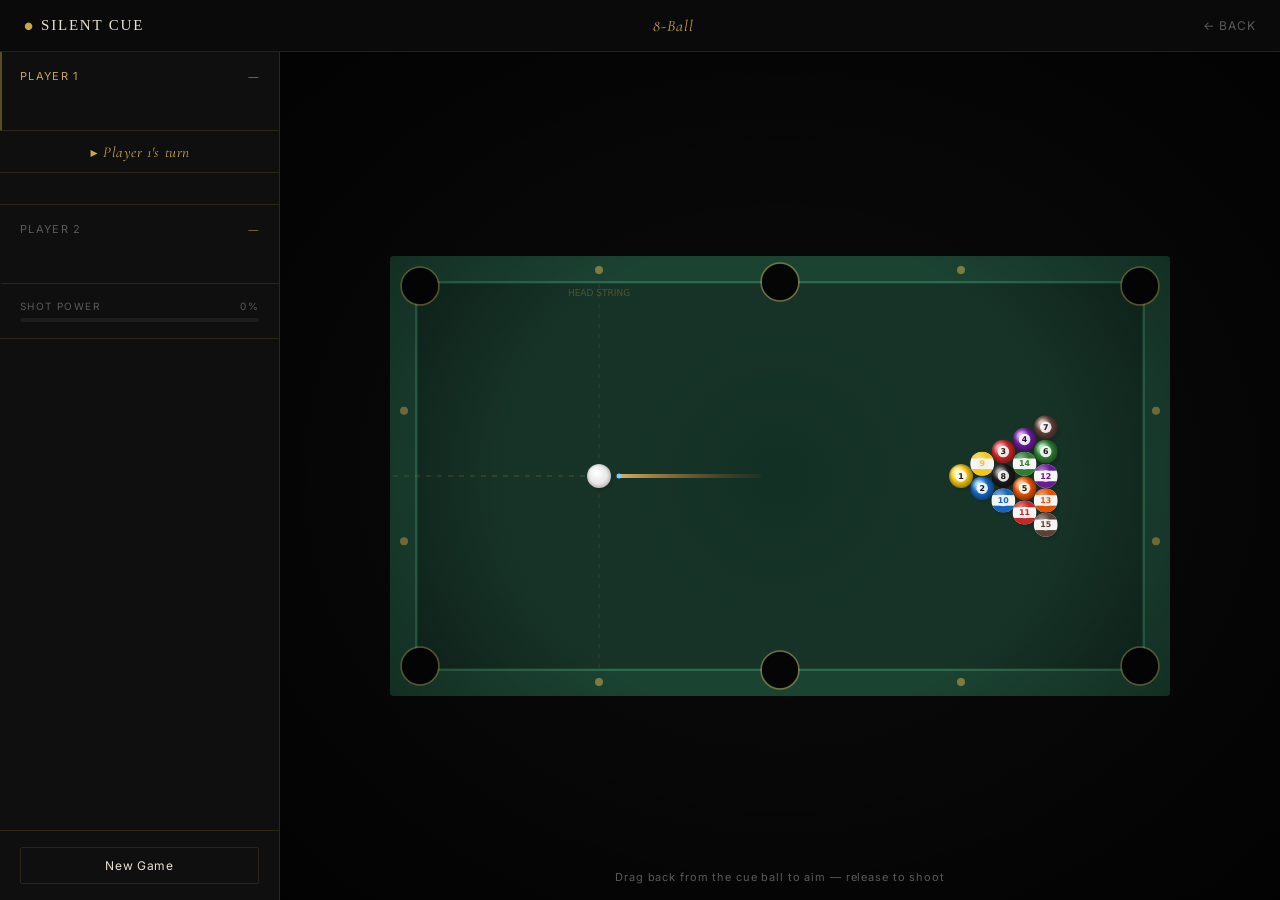
<file: index.html>
<!DOCTYPE html>
<html lang="en">
<head>
  <meta charset="UTF-8" />
  <meta name="viewport" content="width=device-width, initial-scale=1.0" />
  <title>8-Ball Pool — Silent Cue</title>
  <meta name="description" content="Two-player 8-ball pool. Real physics, real rules." />
  <link rel="preconnect" href="https://fonts.googleapis.com" />
  <link href="https://fonts.googleapis.com/css2?family=Cormorant+Garamond:ital,wght@0,300;0,400;1,300;1,400&family=Inter:wght@300;400;500&display=swap" rel="stylesheet" />
  <style>
    /* ── Reset & Base ─────────────────────────────────────────────────── */
    *, *::before, *::after { box-sizing: border-box; margin: 0; padding: 0; }

    :root {
      --bg:           #080808;
      --felt:         #0D2B1F;
      --rail:         #1B4332;
      --cushion:      #2D6A4F;
      --gold:         #C9A84C;
      --gold-dim:     rgba(201,168,76,0.15);
      --gold-mid:     rgba(201,168,76,0.4);
      --ivory:        #E8E0D0;
      --smoke:        #5A5A5A;
      --panel-bg:     #0F0F0F;
      --panel-border: rgba(201,168,76,0.15);
    }

    html, body {
      height: 100%;
      background: var(--bg);
      color: var(--ivory);
      font-family: Inter, system-ui, sans-serif;
      overflow: hidden;
    }

    /* ── Top Bar ─────────────────────────────────────────────────────── */
    #topbar {
      display: flex;
      align-items: center;
      justify-content: space-between;
      height: 52px;
      padding: 0 24px;
      background: #0a0a0a;
      border-bottom: 1px solid var(--panel-border);
      flex-shrink: 0;
      z-index: 10;
    }
    #topbar .logo {
      display: flex;
      align-items: center;
      gap: 8px;
      text-decoration: none;
      color: var(--ivory);
    }
    #topbar .logo-dot  { color: var(--gold); font-size: 10px; }
    #topbar .logo-text {
      font-family: Georgia, serif;
      font-size: 15px;
      letter-spacing: 0.12em;
      text-transform: uppercase;
      color: var(--ivory);
    }
    #topbar .lesson-title {
      font-family: 'Cormorant Garamond', Georgia, serif;
      font-style: italic;
      font-size: 16px;
      color: var(--gold);
      letter-spacing: 0.06em;
    }
    #topbar .exit-link {
      font-size: 12px;
      color: var(--smoke);
      text-decoration: none;
      letter-spacing: 0.08em;
      text-transform: uppercase;
      transition: color 0.2s;
    }
    #topbar .exit-link:hover { color: var(--gold); }

    /* ── Main Layout ──────────────────────────────────────────────────── */
    #app {
      display: flex;
      height: calc(100vh - 52px);
      overflow: hidden;
    }

    /* ── Left Panel ───────────────────────────────────────────────────── */
    #panel {
      width: 280px;
      flex-shrink: 0;
      background: var(--panel-bg);
      border-right: 1px solid var(--panel-border);
      display: flex;
      flex-direction: column;
      overflow: hidden;
    }

    /* Player sections */
    .player-section {
      padding: 16px 20px;
      border-bottom: 1px solid var(--panel-border);
      transition: border-left 0.2s;
    }
    .player-section.active {
      border-left: 2px solid rgba(201,168,76,0.4);
      padding-left: 18px;
    }
    .player-section:not(.active) {
      border-left: 2px solid transparent;
      padding-left: 18px;
    }
    .player-header {
      display: flex;
      justify-content: space-between;
      align-items: center;
      margin-bottom: 10px;
    }
    .player-label {
      font-size: 11px;
      letter-spacing: 0.12em;
      text-transform: uppercase;
      color: var(--smoke);
    }
    .player-section.active .player-label {
      color: var(--gold);
    }
    .player-group {
      font-family: 'Cormorant Garamond', Georgia, serif;
      font-style: italic;
      font-size: 13px;
      color: var(--gold);
    }
    .player-balls {
      display: flex;
      flex-wrap: wrap;
      gap: 4px;
      min-height: 20px;
    }
    .ball-dot {
      width: 18px;
      height: 18px;
      border-radius: 50%;
      display: inline-flex;
      align-items: center;
      justify-content: center;
      font-size: 8px;
      font-weight: 700;
      color: #fff;
      transition: opacity 0.3s;
      position: relative;
      overflow: hidden;
    }
    .ball-dot.sunk {
      opacity: 0.18;
    }
    /* stripe overlay for stripe balls */
    .ball-dot .stripe-band {
      position: absolute;
      left: 0; right: 0;
      top: 0; height: 40%;
      background: rgba(255,255,255,0.65);
      pointer-events: none;
    }

    /* Turn banner */
    .turn-banner {
      padding: 10px 20px;
      font-family: 'Cormorant Garamond', Georgia, serif;
      font-style: italic;
      font-size: 15px;
      color: var(--gold);
      text-align: center;
      letter-spacing: 0.04em;
      border-bottom: 1px solid var(--panel-border);
      min-height: 42px;
      display: flex;
      align-items: center;
      justify-content: center;
    }

    /* Status message */
    #status-msg {
      padding: 8px 20px;
      font-size: 11px;
      color: var(--smoke);
      text-align: center;
      min-height: 32px;
      border-bottom: 1px solid var(--panel-border);
      letter-spacing: 0.04em;
      display: flex;
      align-items: center;
      justify-content: center;
    }

    .divider {
      height: 1px;
      background: var(--panel-border);
      flex-shrink: 0;
    }

    /* Power bar */
    #power-section {
      display: flex;
      flex-direction: column;
      gap: 6px;
      padding: 16px 20px;
      border-bottom: 1px solid var(--panel-border);
    }
    #power-label {
      font-size: 10px;
      letter-spacing: 0.14em;
      text-transform: uppercase;
      color: var(--smoke);
      display: flex;
      justify-content: space-between;
    }
    #power-track {
      height: 4px;
      background: rgba(255,255,255,0.06);
      border-radius: 2px;
      overflow: hidden;
    }
    #power-fill {
      height: 100%;
      width: 0%;
      background: linear-gradient(90deg, var(--gold) 0%, #f0c060 100%);
      border-radius: 2px;
      transition: width 0.04s linear;
    }

    /* Controls */
    #controls {
      display: flex;
      gap: 8px;
      padding: 16px 20px;
      border-top: 1px solid var(--panel-border);
      flex-shrink: 0;
      margin-top: auto;
    }
    .btn {
      flex: 1;
      padding: 10px 8px;
      border: 1px solid var(--panel-border);
      background: none;
      color: var(--ivory);
      font-family: Inter, system-ui, sans-serif;
      font-size: 12px;
      letter-spacing: 0.06em;
      cursor: pointer;
      transition: all 0.2s;
      border-radius: 2px;
    }
    .btn:hover { border-color: var(--gold); color: var(--gold); }

    /* ── Canvas Area ──────────────────────────────────────────────────── */
    #canvas-area {
      flex: 1;
      display: flex;
      align-items: center;
      justify-content: center;
      background: var(--bg);
      position: relative;
      overflow: hidden;
    }
    #canvas-area::before {
      content: '';
      position: absolute;
      inset: 0;
      background: radial-gradient(ellipse at center, transparent 40%, rgba(0,0,0,0.7) 100%);
      pointer-events: none;
      z-index: 2;
    }
    #pool-canvas {
      display: block;
      border-radius: 4px;
      cursor: crosshair;
      position: relative;
      z-index: 1;
    }

    /* Feedback overlay */
    #feedback-msg {
      position: absolute;
      top: 50%;
      left: 50%;
      transform: translate(-50%, -50%);
      font-family: 'Cormorant Garamond', Georgia, serif;
      font-style: italic;
      font-size: 22px;
      color: var(--gold);
      text-align: center;
      background: rgba(8,8,8,0.85);
      border: 1px solid var(--gold-mid);
      padding: 16px 36px;
      border-radius: 2px;
      letter-spacing: 0.05em;
      pointer-events: none;
      opacity: 0;
      transition: opacity 0.3s;
      z-index: 10;
      white-space: nowrap;
      max-width: 90%;
      white-space: normal;
      text-align: center;
    }
    #feedback-msg.show { opacity: 1; }

    /* Hint bar */
    #hint-bar {
      position: absolute;
      bottom: 16px;
      left: 50%;
      transform: translateX(-50%);
      font-size: 11px;
      color: var(--smoke);
      letter-spacing: 0.08em;
      pointer-events: none;
      z-index: 3;
      white-space: nowrap;
    }

    /* Game-over overlay */
    #gameover-overlay {
      position: absolute;
      inset: 0;
      display: none;
      align-items: center;
      justify-content: center;
      background: rgba(0,0,0,0.72);
      z-index: 20;
      flex-direction: column;
      gap: 20px;
    }
    #gameover-overlay.show {
      display: flex;
    }
    #gameover-title {
      font-family: 'Cormorant Garamond', Georgia, serif;
      font-size: 38px;
      color: var(--gold);
      letter-spacing: 0.08em;
      font-style: italic;
    }
    #gameover-sub {
      font-size: 14px;
      color: var(--ivory);
      letter-spacing: 0.1em;
    }
    #gameover-btn {
      margin-top: 8px;
      padding: 12px 36px;
      border: 1px solid var(--gold-mid);
      background: none;
      color: var(--gold);
      font-family: Inter, system-ui, sans-serif;
      font-size: 13px;
      letter-spacing: 0.1em;
      cursor: pointer;
      transition: all 0.2s;
      border-radius: 2px;
      text-transform: uppercase;
    }
    #gameover-btn:hover {
      background: var(--gold);
      color: #080808;
    }
  </style>
</head>
<body>

<!-- Top Bar -->
<div id="topbar">
  <a href="../index.html" class="logo">
    <span class="logo-dot">&#9679;</span>
    <span class="logo-text">Silent Cue</span>
  </a>
  <span class="lesson-title">8-Ball</span>
  <a href="../index.html" class="exit-link">&#8592; Back</a>
</div>

<!-- App -->
<div id="app">

  <!-- Left Panel -->
  <div id="panel">

    <!-- Player 1 -->
    <div class="player-section" id="p1-section">
      <div class="player-header">
        <span class="player-label">Player 1</span>
        <span class="player-group" id="p1-group">—</span>
      </div>
      <div class="player-balls" id="p1-balls"></div>
    </div>

    <!-- Turn banner -->
    <div class="turn-banner" id="turn-banner">&#9654; Player 1's turn</div>

    <!-- Status line -->
    <div id="status-msg"></div>

    <!-- Player 2 -->
    <div class="player-section" id="p2-section">
      <div class="player-header">
        <span class="player-label">Player 2</span>
        <span class="player-group" id="p2-group">—</span>
      </div>
      <div class="player-balls" id="p2-balls"></div>
    </div>

    <!-- Power bar -->
    <div id="power-section">
      <div id="power-label">
        <span>Shot Power</span>
        <span id="power-pct">0%</span>
      </div>
      <div id="power-track"><div id="power-fill"></div></div>
    </div>

    <!-- Controls -->
    <div id="controls">
      <button class="btn" id="btn-reset">New Game</button>
    </div>

  </div>

  <!-- Canvas Area -->
  <div id="canvas-area">
    <canvas id="pool-canvas"></canvas>

    <div id="feedback-msg"></div>

    <!-- Game Over Overlay -->
    <div id="gameover-overlay">
      <div id="gameover-title">Game Over</div>
      <div id="gameover-sub"></div>
      <button id="gameover-btn">Play Again</button>
    </div>

    <div id="hint-bar">Drag back from the cue ball to aim — release to shoot</div>
  </div>

</div>

<script>
(function () {
'use strict';

// ── Canvas Setup ──────────────────────────────────────────────
const canvas = document.getElementById('pool-canvas');
const ctx    = canvas.getContext('2d');

// ── Physics Constants (verbatim) ──────────────────────────────
const BALL_R   = 12;
const FRICTION = 0.983;
const MAX_PULL = 100;
const MAX_VEL  = 16;
const POCKET_R = 18;
const CUE_GAP  = BALL_R + 8;
const SUBSTEPS = 3;

const TABLE_W = 780;
const TABLE_H = 440;
const RAIL_W  = 28;
const PLAY_X  = RAIL_W;
const PLAY_Y  = RAIL_W;
const PLAY_W  = TABLE_W - RAIL_W * 2;
const PLAY_H  = TABLE_H - RAIL_W * 2;

canvas.width  = TABLE_W;
canvas.height = TABLE_H;

const POCKETS = [
  { x: PLAY_X + 2,          y: PLAY_Y + 2 },
  { x: PLAY_X + PLAY_W / 2, y: PLAY_Y - 2 },
  { x: PLAY_X + PLAY_W - 2, y: PLAY_Y + 2 },
  { x: PLAY_X + 2,          y: PLAY_Y + PLAY_H - 2 },
  { x: PLAY_X + PLAY_W / 2, y: PLAY_Y + PLAY_H + 2 },
  { x: PLAY_X + PLAY_W - 2, y: PLAY_Y + PLAY_H - 2 },
];

// ── Ball Data ─────────────────────────────────────────────────
const BALL_DATA = {
  0:  { color: '#FFFFFF', stripe: false },
  1:  { color: '#F5C518', stripe: false },
  2:  { color: '#1565C0', stripe: false },
  3:  { color: '#C62828', stripe: false },
  4:  { color: '#6A1B9A', stripe: false },
  5:  { color: '#E65100', stripe: false },
  6:  { color: '#2E7D32', stripe: false },
  7:  { color: '#5D4037', stripe: false },
  8:  { color: '#1a1a1a', stripe: false },
  9:  { color: '#F5C518', stripe: true  },
  10: { color: '#1565C0', stripe: true  },
  11: { color: '#C62828', stripe: true  },
  12: { color: '#6A1B9A', stripe: true  },
  13: { color: '#E65100', stripe: true  },
  14: { color: '#2E7D32', stripe: true  },
  15: { color: '#5D4037', stripe: true  },
};

const SOLIDS  = new Set([1,2,3,4,5,6,7]);
const STRIPES = new Set([9,10,11,12,13,14,15]);

// ── Game State ────────────────────────────────────────────────
let balls            = [];
let cueBall          = null;
let gamePhase        = 'break';   // 'break' | 'playing' | 'ball-in-hand' | 'gameover'
let currentPlayer    = 1;
let playerGroup      = { 1: null, 2: null };
let pocketedThisShot = [];
let firstContact     = null;
let winner           = null;
let winMsg           = '';
let bihX = PLAY_X + PLAY_W * 0.25;
let bihY = PLAY_Y + PLAY_H * 0.5;

// Interaction
let aimAngle    = Math.PI;
let isPulling   = false;
let pullOriginX = 0, pullOriginY = 0;
let pullDist    = 0;
let shooting    = false;

// Animation
let rafId        = null;
let feedbackTimer = null;

// Contact pair tracking
const contactPairs = new Set();

// ── Physics (verbatim) ────────────────────────────────────────
function dist(a, b) {
  const dx = a.x - b.x, dy = a.y - b.y;
  return Math.sqrt(dx * dx + dy * dy);
}

function separateOverlap(a, b) {
  const dx = b.x - a.x, dy = b.y - a.y;
  const d  = Math.sqrt(dx * dx + dy * dy);
  if (d === 0 || d >= a.radius + b.radius) return;
  const nx = dx / d, ny = dy / d;
  const push = (a.radius + b.radius - d) * 0.5;
  a.x -= nx * push;  a.y -= ny * push;
  b.x += nx * push;  b.y += ny * push;
}

function exchangeVelocity(a, b) {
  const dx = b.x - a.x, dy = b.y - a.y;
  const d  = Math.sqrt(dx * dx + dy * dy);
  if (d === 0) return;
  const nx = dx / d, ny = dy / d;
  const dvx = a.vx - b.vx, dvy = a.vy - b.vy;
  const dot = dvx * nx + dvy * ny;
  if (dot >= 0) return;
  a.vx -= dot * nx;  a.vy -= dot * ny;
  b.vx += dot * nx;  b.vy += dot * ny;
}

function substep() {
  const cx = PLAY_X, cy = PLAY_Y, cw = PLAY_W, ch = PLAY_H;
  const dt = 1 / SUBSTEPS;
  for (const ball of balls) {
    if (ball.sunk) continue;
    ball.x += ball.vx * dt;
    ball.y += ball.vy * dt;
    const spd = Math.sqrt(ball.vx * ball.vx + ball.vy * ball.vy);
    if (spd > 0) { const r = Math.pow(FRICTION, dt); ball.vx *= r; ball.vy *= r; }
    if (Math.sqrt(ball.vx*ball.vx + ball.vy*ball.vy) < 0.18) { ball.vx = 0; ball.vy = 0; }
    if (ball.x - ball.radius < cx) { ball.x = cx + ball.radius; ball.vx =  Math.abs(ball.vx) * 0.78; }
    if (ball.x + ball.radius > cx + cw) { ball.x = cx + cw - ball.radius; ball.vx = -Math.abs(ball.vx) * 0.78; }
    if (ball.y - ball.radius < cy) { ball.y = cy + ball.radius; ball.vy =  Math.abs(ball.vy) * 0.78; }
    if (ball.y + ball.radius > cy + ch) { ball.y = cy + ch - ball.radius; ball.vy = -Math.abs(ball.vy) * 0.78; }
    for (const p of POCKETS) {
      if (dist(ball, p) < POCKET_R) {
        ball.sunk = true; ball.vx = 0; ball.vy = 0;
        if (!pocketedThisShot.includes(ball)) pocketedThisShot.push(ball);
        break;
      }
    }
  }
  for (let i = 0; i < balls.length; i++) {
    for (let j = i + 1; j < balls.length; j++) {
      if (balls[i].sunk || balls[j].sunk) continue;
      const key = `${i}:${j}`;
      const touching = dist(balls[i], balls[j]) < balls[i].radius + balls[j].radius;
      if (touching) {
        separateOverlap(balls[i], balls[j]);
        if (!contactPairs.has(key)) {
          exchangeVelocity(balls[i], balls[j]);
          contactPairs.add(key);
          if (firstContact === null) {
            if (balls[i] === cueBall) firstContact = balls[j];
            else if (balls[j] === cueBall) firstContact = balls[i];
          }
        }
      } else { contactPairs.delete(key); }
    }
  }
}

function step() {
  for (let s = 0; s < SUBSTEPS; s++) substep();
  let anyMoving = false;
  for (const ball of balls) {
    if (!ball.sunk && (ball.vx !== 0 || ball.vy !== 0)) anyMoving = true;
  }
  return anyMoving;
}

// ── Ball Factory ──────────────────────────────────────────────
function makeBall(num, x, y) {
  const d = BALL_DATA[num];
  return { x, y, vx: 0, vy: 0, color: d.color, stripe: d.stripe, number: num, radius: BALL_R, sunk: false };
}

// ── Rack Layout ───────────────────────────────────────────────
function buildRack() {
  const cx = PLAY_X, cy = PLAY_Y, cw = PLAY_W, ch = PLAY_H;
  const fx = cx + cw * 0.75;
  const fy = cy + ch * 0.5;
  const dx = BALL_R * Math.sqrt(3) + 0.4;
  const dy = BALL_R * 2 + 0.4;

  // Row numbers and their y-offsets relative to row center
  // Rack: apex pointing left (toward break end)
  const rows = [
    { offsets: [0],                      nums: [1]              },
    { offsets: [-0.5, 0.5],              nums: [9, 2]           },
    { offsets: [-1, 0, 1],               nums: [3, 8, 10]       },
    { offsets: [-1.5, -0.5, 0.5, 1.5],  nums: [4, 14, 5, 11]   },
    { offsets: [-2, -1, 0, 1, 2],        nums: [7, 6, 12, 13, 15] },
  ];

  const rackBalls = [];
  for (let r = 0; r < rows.length; r++) {
    const row = rows[r];
    for (let i = 0; i < row.nums.length; i++) {
      rackBalls.push(makeBall(row.nums[i], fx + r * dx, fy + row.offsets[i] * dy));
    }
  }
  return rackBalls;
}

// ── Init Game ─────────────────────────────────────────────────
function initGame() {
  if (rafId) { cancelAnimationFrame(rafId); rafId = null; }
  const cx = PLAY_X, cy = PLAY_Y, cw = PLAY_W, ch = PLAY_H;

  gamePhase        = 'break';
  currentPlayer    = 1;
  playerGroup      = { 1: null, 2: null };
  pocketedThisShot = [];
  firstContact     = null;
  winner           = null;
  winMsg           = '';
  isPulling        = false;
  pullDist         = 0;
  shooting         = false;
  aimAngle         = Math.PI;
  contactPairs.clear();

  cueBall = makeBall(0, cx + cw * 0.25, cy + ch * 0.5);
  balls   = [cueBall, ...buildRack()];

  bihX = cx + cw * 0.25;
  bihY = cy + ch * 0.5;

  document.getElementById('gameover-overlay').classList.remove('show');
  document.getElementById('status-msg').textContent = '';
  setPower(0);
  updateGameUI();
  render();
}

// ── Game Logic Helpers ────────────────────────────────────────
function ballGroup(num) {
  if (SOLIDS.has(num))  return 'solids';
  if (STRIPES.has(num)) return 'stripes';
  return null;
}
function myGroup()       { return playerGroup[currentPlayer]; }
function opponentGroup() { return playerGroup[currentPlayer === 1 ? 2 : 1]; }
function ballsRemaining(group) {
  return balls.filter(b => !b.sunk && b.number > 0 && b.number !== 8 && ballGroup(b.number) === group).length;
}
function switchPlayer() {
  currentPlayer = currentPlayer === 1 ? 2 : 1;
}

// ── Resolve Shot ──────────────────────────────────────────────
function resolveShot() {
  if (gamePhase === 'gameover') return;

  const cueBallSunk = pocketedThisShot.includes(cueBall);
  const eightBall   = balls.find(b => b.number === 8);
  const eightSunk   = eightBall && pocketedThisShot.includes(eightBall);
  const otherSunk   = pocketedThisShot.filter(b => b !== cueBall && b.number !== 8);
  const foul        = cueBallSunk || firstContact === null;

  // ── 8-ball sunk on the break — re-rack ──
  if (eightSunk && gamePhase === 'break') {
    pocketedThisShot = []; firstContact = null;
    showMsg('8 on the break — re-rack!', 2000);
    initGame();
    return;
  }

  // ── 8-ball sunk ──
  if (eightSunk) {
    const myG = myGroup();
    const iStillHaveBalls = myG && ballsRemaining(myG) > 0;
    if (foul || iStillHaveBalls) {
      // Lose
      winner = currentPlayer === 1 ? 2 : 1;
      winMsg = foul ? 'Scratched on the 8-ball!' : 'Potted the 8 too early!';
    } else {
      // Win
      winner = currentPlayer;
      winMsg = 'Sank the 8-ball!';
    }
    gamePhase = 'gameover';
    pocketedThisShot = []; firstContact = null;
    showGameOver();
    return;
  }

  // ── Group assignment ──
  if (!playerGroup[currentPlayer] && otherSunk.length > 0 && !foul) {
    const firstSunkNum = otherSunk[0].number;
    const grp = ballGroup(firstSunkNum);
    if (grp) {
      playerGroup[currentPlayer]                            = grp;
      playerGroup[currentPlayer === 1 ? 2 : 1]            = grp === 'solids' ? 'stripes' : 'solids';
    }
  }

  // ── Foul ──
  if (foul) {
    switchPlayer();
    gamePhase = 'ball-in-hand';
    const msg = cueBallSunk ? 'Scratch — ball in hand' : 'No contact — ball in hand';
    showMsg(msg);
    document.getElementById('status-msg').textContent = msg;
    bihX = PLAY_X + PLAY_W * 0.25;
    bihY = PLAY_Y + PLAY_H * 0.5;
    // Respawn cue ball off-table visually, will be placed by player
    cueBall.sunk = true;
    pocketedThisShot = []; firstContact = null;
    updateGameUI();
    render();
    return;
  }

  // ── Did current player sink any of their balls? ──
  const myG = myGroup();
  const scoredOwn = myG ? otherSunk.filter(b => ballGroup(b.number) === myG).length > 0 : otherSunk.length > 0;

  if (scoredOwn) {
    // Shoot again
    gamePhase = 'playing';
    if (otherSunk.length > 0) showMsg('Nice shot — keep going');
    document.getElementById('status-msg').textContent = '';
  } else {
    // No own ball sunk — switch
    switchPlayer();
    gamePhase = 'playing';
    document.getElementById('status-msg').textContent = '';
  }

  pocketedThisShot = []; firstContact = null;
  updateGameUI();
  render();
}

// ── Game Over ─────────────────────────────────────────────────
function showGameOver() {
  const overlay = document.getElementById('gameover-overlay');
  document.getElementById('gameover-title').textContent = `Player ${winner} Wins!`;
  document.getElementById('gameover-sub').textContent   = winMsg;
  overlay.classList.add('show');
  updateGameUI();
}

// ── Feedback Message ──────────────────────────────────────────
function showMsg(text, duration) {
  duration = duration || 2500;
  const el = document.getElementById('feedback-msg');
  el.textContent = text;
  el.classList.add('show');
  if (feedbackTimer) clearTimeout(feedbackTimer);
  feedbackTimer = setTimeout(() => el.classList.remove('show'), duration);
}

// ── Power Bar ─────────────────────────────────────────────────
function setPower(pct) {
  document.getElementById('power-fill').style.width = pct + '%';
  document.getElementById('power-pct').textContent  = Math.round(pct) + '%';
}

// ── Update Game UI ────────────────────────────────────────────
function updateGameUI() {
  // Active player highlight
  document.getElementById('p1-section').classList.toggle('active', currentPlayer === 1 && gamePhase !== 'gameover');
  document.getElementById('p2-section').classList.toggle('active', currentPlayer === 2 && gamePhase !== 'gameover');

  // Turn banner
  const banner = document.getElementById('turn-banner');
  if (gamePhase === 'gameover') {
    banner.textContent = winner ? `Player ${winner} wins!` : 'Game Over';
  } else if (gamePhase === 'ball-in-hand') {
    banner.textContent = `▶ Player ${currentPlayer} — Place ball`;
  } else {
    banner.textContent = `▶ Player ${currentPlayer}'s turn`;
  }

  // Group labels
  const grpLabels = { 'solids': 'Solids', 'stripes': 'Stripes', null: '—' };
  document.getElementById('p1-group').textContent = grpLabels[playerGroup[1]];
  document.getElementById('p2-group').textContent = grpLabels[playerGroup[2]];

  // Ball dots
  renderBallDots(1);
  renderBallDots(2);

  // Hint bar
  const hint = document.getElementById('hint-bar');
  if (gamePhase === 'ball-in-hand') {
    hint.textContent = 'Click anywhere in the left half to place the cue ball';
  } else {
    hint.textContent = 'Drag back from the cue ball to aim — release to shoot';
  }
}

function renderBallDots(player) {
  const grp = playerGroup[player];
  const container = document.getElementById(`p${player}-balls`);
  container.innerHTML = '';
  if (!grp) return;

  const groupNums = grp === 'solids'
    ? [1,2,3,4,5,6,7]
    : [9,10,11,12,13,14,15];

  for (const num of groupNums) {
    const d    = BALL_DATA[num];
    const ball = balls.find(b => b.number === num);
    const isSunk = !ball || ball.sunk;
    const dot  = document.createElement('div');
    dot.className = 'ball-dot' + (isSunk ? ' sunk' : '');
    dot.style.background = d.color;
    dot.style.color = (d.color === '#F5C518' || d.color === '#E65100') ? '#222' : '#fff';
    dot.textContent = String(num);
    if (d.stripe) {
      const band = document.createElement('div');
      band.className = 'stripe-band';
      dot.appendChild(band);
    }
    container.appendChild(dot);
  }
}

// ── Rendering ─────────────────────────────────────────────────
function hexToRgb(hex) {
  const r = parseInt(hex.slice(1,3), 16);
  const g = parseInt(hex.slice(3,5), 16);
  const b = parseInt(hex.slice(5,7), 16);
  return [r, g, b];
}
function clamp(v, lo, hi) { return Math.max(lo, Math.min(hi, v)); }
function lighten(hex, amt) {
  try {
    const [r,g,b] = hexToRgb(hex);
    return `rgb(${clamp(r+255*amt,0,255)|0},${clamp(g+255*amt,0,255)|0},${clamp(b+255*amt,0,255)|0})`;
  } catch { return hex; }
}
function darken(hex, amt) {
  try {
    const [r,g,b] = hexToRgb(hex);
    return `rgb(${clamp(r*(1-amt),0,255)|0},${clamp(g*(1-amt),0,255)|0},${clamp(b*(1-amt),0,255)|0})`;
  } catch { return hex; }
}

function drawTable() {
  const W = TABLE_W, H = TABLE_H;

  ctx.fillStyle = '#1B4332';
  ctx.fillRect(0, 0, W, H);

  ctx.strokeStyle = '#2D6A4F';
  ctx.lineWidth = 2;
  ctx.strokeRect(RAIL_W - 2, RAIL_W - 2, PLAY_W + 4, PLAY_H + 4);

  ctx.fillStyle = '#0D2B1F';
  ctx.fillRect(PLAY_X, PLAY_Y, PLAY_W, PLAY_H);

  const feltGrad = ctx.createRadialGradient(
    PLAY_X + PLAY_W / 2, PLAY_Y + PLAY_H / 2, 20,
    PLAY_X + PLAY_W / 2, PLAY_Y + PLAY_H / 2, Math.max(PLAY_W, PLAY_H) * 0.7
  );
  feltGrad.addColorStop(0, 'rgba(255,255,255,0.025)');
  feltGrad.addColorStop(1, 'rgba(0,0,0,0.15)');
  ctx.fillStyle = feltGrad;
  ctx.fillRect(PLAY_X, PLAY_Y, PLAY_W, PLAY_H);

  for (const p of POCKETS) {
    ctx.beginPath();
    ctx.arc(p.x, p.y, POCKET_R, 0, Math.PI * 2);
    ctx.fillStyle = '#050505';
    ctx.fill();
    ctx.beginPath();
    ctx.arc(p.x, p.y, POCKET_R + 1, 0, Math.PI * 2);
    ctx.strokeStyle = 'rgba(201,168,76,0.5)';
    ctx.lineWidth = 1.5;
    ctx.stroke();
  }

  const dotColor = 'rgba(201,168,76,0.6)';
  const dotR = 4;
  const railDots = [
    { x: PLAY_X + PLAY_W * 0.25, y: RAIL_W / 2 },
    { x: PLAY_X + PLAY_W * 0.75, y: RAIL_W / 2 },
    { x: PLAY_X + PLAY_W * 0.25, y: TABLE_H - RAIL_W / 2 },
    { x: PLAY_X + PLAY_W * 0.75, y: TABLE_H - RAIL_W / 2 },
    { x: RAIL_W / 2, y: PLAY_Y + PLAY_H * 0.33 },
    { x: RAIL_W / 2, y: PLAY_Y + PLAY_H * 0.67 },
    { x: TABLE_W - RAIL_W / 2, y: PLAY_Y + PLAY_H * 0.33 },
    { x: TABLE_W - RAIL_W / 2, y: PLAY_Y + PLAY_H * 0.67 },
  ];
  for (const d of railDots) {
    ctx.beginPath();
    ctx.arc(d.x, d.y, dotR, 0, Math.PI * 2);
    ctx.fillStyle = dotColor;
    ctx.fill();
  }
}

function drawHeadString() {
  const cx = PLAY_X, cy = PLAY_Y, cw = PLAY_W, ch = PLAY_H;
  const hx = cx + cw * 0.25;

  ctx.save();
  ctx.setLineDash([4, 6]);
  ctx.strokeStyle = 'rgba(201,168,76,0.15)';
  ctx.lineWidth = 1;
  ctx.beginPath();
  ctx.moveTo(hx, cy);
  ctx.lineTo(hx, cy + ch);
  ctx.stroke();
  ctx.setLineDash([]);

  ctx.font = '9px Inter, system-ui, sans-serif';
  ctx.fillStyle = 'rgba(201,168,76,0.3)';
  ctx.textAlign = 'center';
  ctx.fillText('HEAD STRING', hx, cy + 12);
  ctx.restore();
}

function drawAimLine() {
  if (shooting || !cueBall || cueBall.sunk) return;

  const cb   = cueBall;
  const cosA = Math.cos(aimAngle);
  const sinA = Math.sin(aimAngle);

  const tipDist = CUE_GAP + pullDist;
  const tipX  = cb.x - cosA * tipDist;
  const tipY  = cb.y - sinA * tipDist;
  const buttX = tipX - cosA * 140;
  const buttY = tipY - sinA * 140;

  const stickGrad = ctx.createLinearGradient(tipX, tipY, buttX, buttY);
  stickGrad.addColorStop(0,    'rgba(220,185,110,0.95)');
  stickGrad.addColorStop(0.25, 'rgba(175,135,70,0.88)');
  stickGrad.addColorStop(1,    'rgba(100,70,35,0.18)');

  ctx.beginPath();
  ctx.moveTo(tipX, tipY);
  ctx.lineTo(buttX, buttY);
  ctx.strokeStyle = stickGrad;
  ctx.lineWidth = isPulling ? 5 : 4;
  ctx.lineCap = 'round';
  ctx.setLineDash([]);
  ctx.stroke();
  ctx.lineCap = 'butt';

  ctx.beginPath();
  ctx.arc(tipX, tipY, 2.5, 0, Math.PI * 2);
  ctx.fillStyle = '#7acfff';
  ctx.fill();

  const alpha = isPulling ? 0.25 + (pullDist / MAX_PULL) * 0.5 : 0.3;
  ctx.beginPath();
  ctx.moveTo(cb.x + cosA * (BALL_R + 2), cb.y + sinA * (BALL_R + 2));
  ctx.lineTo(cb.x + cosA * 240, cb.y + sinA * 240);
  ctx.strokeStyle = `rgba(201,168,76,${alpha})`;
  ctx.lineWidth = 1;
  ctx.setLineDash([5, 6]);
  ctx.stroke();
  ctx.setLineDash([]);

  // Ghost ball contact + deflection path
  const ghost = findGhostContact(cb, cosA, sinA);
  if (ghost) {
    ctx.beginPath();
    ctx.arc(ghost.gx, ghost.gy, BALL_R, 0, Math.PI * 2);
    ctx.fillStyle = 'rgba(255,255,255,0.12)';
    ctx.fill();
    ctx.strokeStyle = 'rgba(255,255,255,0.42)';
    ctx.lineWidth = 1.5;
    ctx.setLineDash([3, 3]);
    ctx.stroke();
    ctx.setLineDash([]);

    const postDx = ghost.gx - ghost.target.x;
    const postDy = ghost.gy - ghost.target.y;
    const postD  = Math.sqrt(postDx * postDx + postDy * postDy);
    if (postD > 0) {
      const pnx = postDx / postD, pny = postDy / postD;
      ctx.beginPath();
      ctx.moveTo(ghost.gx, ghost.gy);
      ctx.lineTo(ghost.gx + pnx * 110, ghost.gy + pny * 110);
      ctx.strokeStyle = 'rgba(201,168,76,0.32)';
      ctx.lineWidth = 1;
      ctx.setLineDash([4, 5]);
      ctx.stroke();
      ctx.setLineDash([]);
    }
  }
}

function findGhostContact(cb, nx, ny) {
  let closest = null;
  let closestT = Infinity;
  for (const b of balls) {
    if (b === cb || b.sunk) continue;
    const ex = cb.x - b.x, ey = cb.y - b.y;
    const bv = 2 * (ex * nx + ey * ny);
    const c  = ex * ex + ey * ey - (BALL_R * 2) * (BALL_R * 2);
    const disc = bv * bv - 4 * c;
    if (disc < 0) continue;
    const t = (-bv - Math.sqrt(disc)) / 2;
    if (t > 0 && t < closestT) {
      closestT = t;
      closest  = { gx: cb.x + nx * t, gy: cb.y + ny * t, target: b };
    }
  }
  return closest;
}

function drawBall(ball) {
  if (ball.sunk) return;

  ctx.save();
  ctx.translate(ball.x, ball.y);

  // Shadow
  const sg = ctx.createRadialGradient(2,3,0, 2,3, ball.radius+3);
  sg.addColorStop(0,'rgba(0,0,0,0.35)'); sg.addColorStop(1,'rgba(0,0,0,0)');
  ctx.beginPath(); ctx.arc(2,3,ball.radius+2,0,Math.PI*2); ctx.fillStyle=sg; ctx.fill();

  // Clip to ball circle
  ctx.beginPath(); ctx.arc(0,0,ball.radius,0,Math.PI*2); ctx.clip();

  if (ball.number === 0) {
    // Cue ball
    const g = ctx.createRadialGradient(-3,-4,1,0,0,ball.radius);
    g.addColorStop(0,'#ffffff'); g.addColorStop(0.7,'#e8e8e8'); g.addColorStop(1,'#bbbbbb');
    ctx.fillStyle=g; ctx.fillRect(-ball.radius,-ball.radius,ball.radius*2,ball.radius*2);
  } else if (ball.stripe) {
    // White base + color bands top & bottom
    ctx.fillStyle='#f5f5f5'; ctx.fillRect(-ball.radius,-ball.radius,ball.radius*2,ball.radius*2);
    const bh = ball.radius * 0.56;
    ctx.fillStyle = ball.color;
    ctx.fillRect(-ball.radius,-ball.radius,ball.radius*2,bh);
    ctx.fillRect(-ball.radius,ball.radius-bh,ball.radius*2,bh);
  } else {
    // Solid gradient
    const g = ctx.createRadialGradient(-4,-4,2,0,0,ball.radius);
    g.addColorStop(0,lighten(ball.color,0.38)); g.addColorStop(0.55,ball.color); g.addColorStop(1,darken(ball.color,0.38));
    ctx.fillStyle=g; ctx.fillRect(-ball.radius,-ball.radius,ball.radius*2,ball.radius*2);
  }

  // Highlight
  const hg = ctx.createRadialGradient(-4,-5,0,-4,-5,ball.radius*0.72);
  hg.addColorStop(0,'rgba(255,255,255,0.48)'); hg.addColorStop(1,'rgba(255,255,255,0)');
  ctx.fillStyle=hg; ctx.fillRect(-ball.radius,-ball.radius,ball.radius*2,ball.radius*2);

  ctx.restore();

  // Number (separate save so clip is gone)
  if (ball.number > 0) {
    ctx.save(); ctx.translate(ball.x, ball.y);
    ctx.beginPath(); ctx.arc(0,0,ball.radius*0.48,0,Math.PI*2);
    ctx.fillStyle = ball.stripe ? '#f0f0f0' : 'rgba(255,255,255,0.86)';
    ctx.fill();
    ctx.font = `bold ${ball.radius*0.66}px Inter,system-ui,sans-serif`;
    ctx.fillStyle = ball.stripe ? ball.color : '#1a1a1a';
    ctx.textAlign='center'; ctx.textBaseline='middle';
    ctx.fillText(String(ball.number),0,0.5); ctx.textBaseline='alphabetic';
    ctx.restore();
  }
}

function drawBallInHand() {
  // Check validity
  const cx = PLAY_X, cy = PLAY_Y, cw = PLAY_W, ch = PLAY_H;
  let valid = true;

  // Must be in left half (before head string)
  if (bihX < cx + BALL_R || bihX > cx + cw * 0.5 - BALL_R ||
      bihY < cy + BALL_R || bihY > cy + ch - BALL_R) {
    valid = false;
  }

  // Must not overlap any live ball
  if (valid) {
    for (const b of balls) {
      if (b.sunk || b === cueBall) continue;
      if (dist({ x: bihX, y: bihY }, b) < BALL_R * 2 + 1) { valid = false; break; }
    }
  }

  // Must not be inside a pocket
  if (valid) {
    for (const p of POCKETS) {
      if (dist({ x: bihX, y: bihY }, p) < POCKET_R + BALL_R) { valid = false; break; }
    }
  }

  ctx.beginPath();
  ctx.arc(bihX, bihY, BALL_R, 0, Math.PI * 2);
  ctx.fillStyle = valid ? 'rgba(255,255,255,0.30)' : 'rgba(255,80,80,0.40)';
  ctx.fill();
  ctx.strokeStyle = valid ? 'rgba(255,255,255,0.60)' : 'rgba(255,80,80,0.80)';
  ctx.lineWidth = 1.5;
  ctx.stroke();
}

function isBihPosValid(x, y) {
  const cx = PLAY_X, cy = PLAY_Y, cw = PLAY_W, ch = PLAY_H;
  if (x < cx + BALL_R || x > cx + cw * 0.5 - BALL_R ||
      y < cy + BALL_R || y > cy + ch - BALL_R) return false;
  for (const b of balls) {
    if (b.sunk || b === cueBall) continue;
    if (dist({ x, y }, b) < BALL_R * 2 + 1) return false;
  }
  for (const p of POCKETS) {
    if (dist({ x, y }, p) < POCKET_R + BALL_R) return false;
  }
  return true;
}

function render() {
  ctx.clearRect(0, 0, TABLE_W, TABLE_H);
  drawTable();
  if (gamePhase === 'break' || gamePhase === 'ball-in-hand') drawHeadString();
  drawAimLine();
  for (const ball of balls) drawBall(ball);
  if (gamePhase === 'ball-in-hand') drawBallInHand();
}

// ── Animation Loop ────────────────────────────────────────────
function animate() {
  const moving = step();
  render();
  if (moving) {
    rafId = requestAnimationFrame(animate);
  } else {
    shooting = false;
    rafId    = null;
    if (gamePhase !== 'gameover') resolveShot();
    updateGameUI();
  }
}

// ── Input Helpers ─────────────────────────────────────────────
function canvasPos(e) {
  const rect   = canvas.getBoundingClientRect();
  const scaleX = TABLE_W / rect.width;
  const scaleY = TABLE_H / rect.height;
  const src    = e.touches ? e.touches[0] : e;
  return {
    x: (src.clientX - rect.left) * scaleX,
    y: (src.clientY - rect.top)  * scaleY,
  };
}

function ballAt(pos) {
  for (const ball of balls) {
    if (ball.sunk) continue;
    const dx = pos.x - ball.x, dy = pos.y - ball.y;
    if (dx * dx + dy * dy < (ball.radius + 6) * (ball.radius + 6)) return ball;
  }
  return null;
}

// ── Event Handlers ────────────────────────────────────────────

// Always track mouse for cue orbit
canvas.addEventListener('mousemove', (e) => {
  if (shooting || !cueBall || cueBall.sunk) return;
  if (gamePhase === 'ball-in-hand') return; // handled elsewhere
  if (isPulling) return;
  const pos = canvasPos(e);
  const dx = pos.x - cueBall.x, dy = pos.y - cueBall.y;
  if (dx * dx + dy * dy > 4) {
    aimAngle = Math.atan2(dy, dx);
    render();
  }
}, { passive: true });

// Ball-in-hand ghost tracking
canvas.addEventListener('mousemove', (e) => {
  if (gamePhase !== 'ball-in-hand') return;
  const pos = canvasPos(e);
  bihX = pos.x;
  bihY = pos.y;
  render();
}, { passive: true });

canvas.addEventListener('mousedown', onDown);
canvas.addEventListener('mousemove', onMove);
canvas.addEventListener('mouseup',   onUp);
canvas.addEventListener('mouseleave', onUp);
canvas.addEventListener('touchstart', onDown, { passive: false });
canvas.addEventListener('touchmove',  onMove, { passive: false });
canvas.addEventListener('touchend',   onUp,   { passive: false });

function onDown(e) {
  e.preventDefault();
  if (shooting) return;
  const pos = canvasPos(e);

  // Ball-in-hand placement
  if (gamePhase === 'ball-in-hand') {
    if (isBihPosValid(pos.x, pos.y)) {
      cueBall.x = pos.x;
      cueBall.y = pos.y;
      cueBall.vx = 0;
      cueBall.vy = 0;
      cueBall.sunk = false;
      bihX = pos.x;
      bihY = pos.y;
      gamePhase = 'playing';
      aimAngle = Math.PI;
      document.getElementById('status-msg').textContent = '';
      updateGameUI();
      render();
    }
    return;
  }

  if (gamePhase === 'gameover') return;
  if (!cueBall || cueBall.sunk) return;

  // Start pull
  isPulling   = true;
  pullOriginX = pos.x;
  pullOriginY = pos.y;
  pullDist    = 0;
  setPower(0);
}

function onMove(e) {
  e.preventDefault();
  if (!isPulling || shooting) return;
  const pos   = canvasPos(e);
  const backX = -Math.cos(aimAngle);
  const backY = -Math.sin(aimAngle);
  const dragX = pos.x - pullOriginX;
  const dragY = pos.y - pullOriginY;
  const raw   = dragX * backX + dragY * backY;
  pullDist = Math.max(0, Math.min(raw, MAX_PULL));
  setPower((pullDist / MAX_PULL) * 100);
  render();
}

function onUp(e) {
  e.preventDefault();
  if (!isPulling) return;
  isPulling = false;

  if (pullDist < 5 || !cueBall || cueBall.sunk) {
    pullDist = 0;
    setPower(0);
    render();
    return;
  }

  const power = pullDist / MAX_PULL;
  cueBall.vx  = Math.cos(aimAngle) * power * MAX_VEL;
  cueBall.vy  = Math.sin(aimAngle) * power * MAX_VEL;

  pullDist  = 0;
  setPower(0);
  shooting  = true;

  // Reset shot tracking
  pocketedThisShot = [];
  firstContact     = null;
  contactPairs.clear();

  if (rafId) cancelAnimationFrame(rafId);
  rafId = requestAnimationFrame(animate);
}

// ── Buttons ───────────────────────────────────────────────────
document.getElementById('btn-reset').addEventListener('click', () => initGame());
document.getElementById('gameover-btn').addEventListener('click', () => initGame());

// ── Canvas Sizing ─────────────────────────────────────────────
function resizeCanvas() {
  const area = document.getElementById('canvas-area');
  const aw   = area.clientWidth  - 48;
  const ah   = area.clientHeight - 48;
  const scale = Math.min(aw / TABLE_W, ah / TABLE_H, 1.0);
  canvas.style.width  = Math.floor(TABLE_W * scale) + 'px';
  canvas.style.height = Math.floor(TABLE_H * scale) + 'px';
}

window.addEventListener('resize', () => { resizeCanvas(); render(); });

// ── Boot ──────────────────────────────────────────────────────
resizeCanvas();
initGame();

})();
</script>
</body>
</html>
</file>
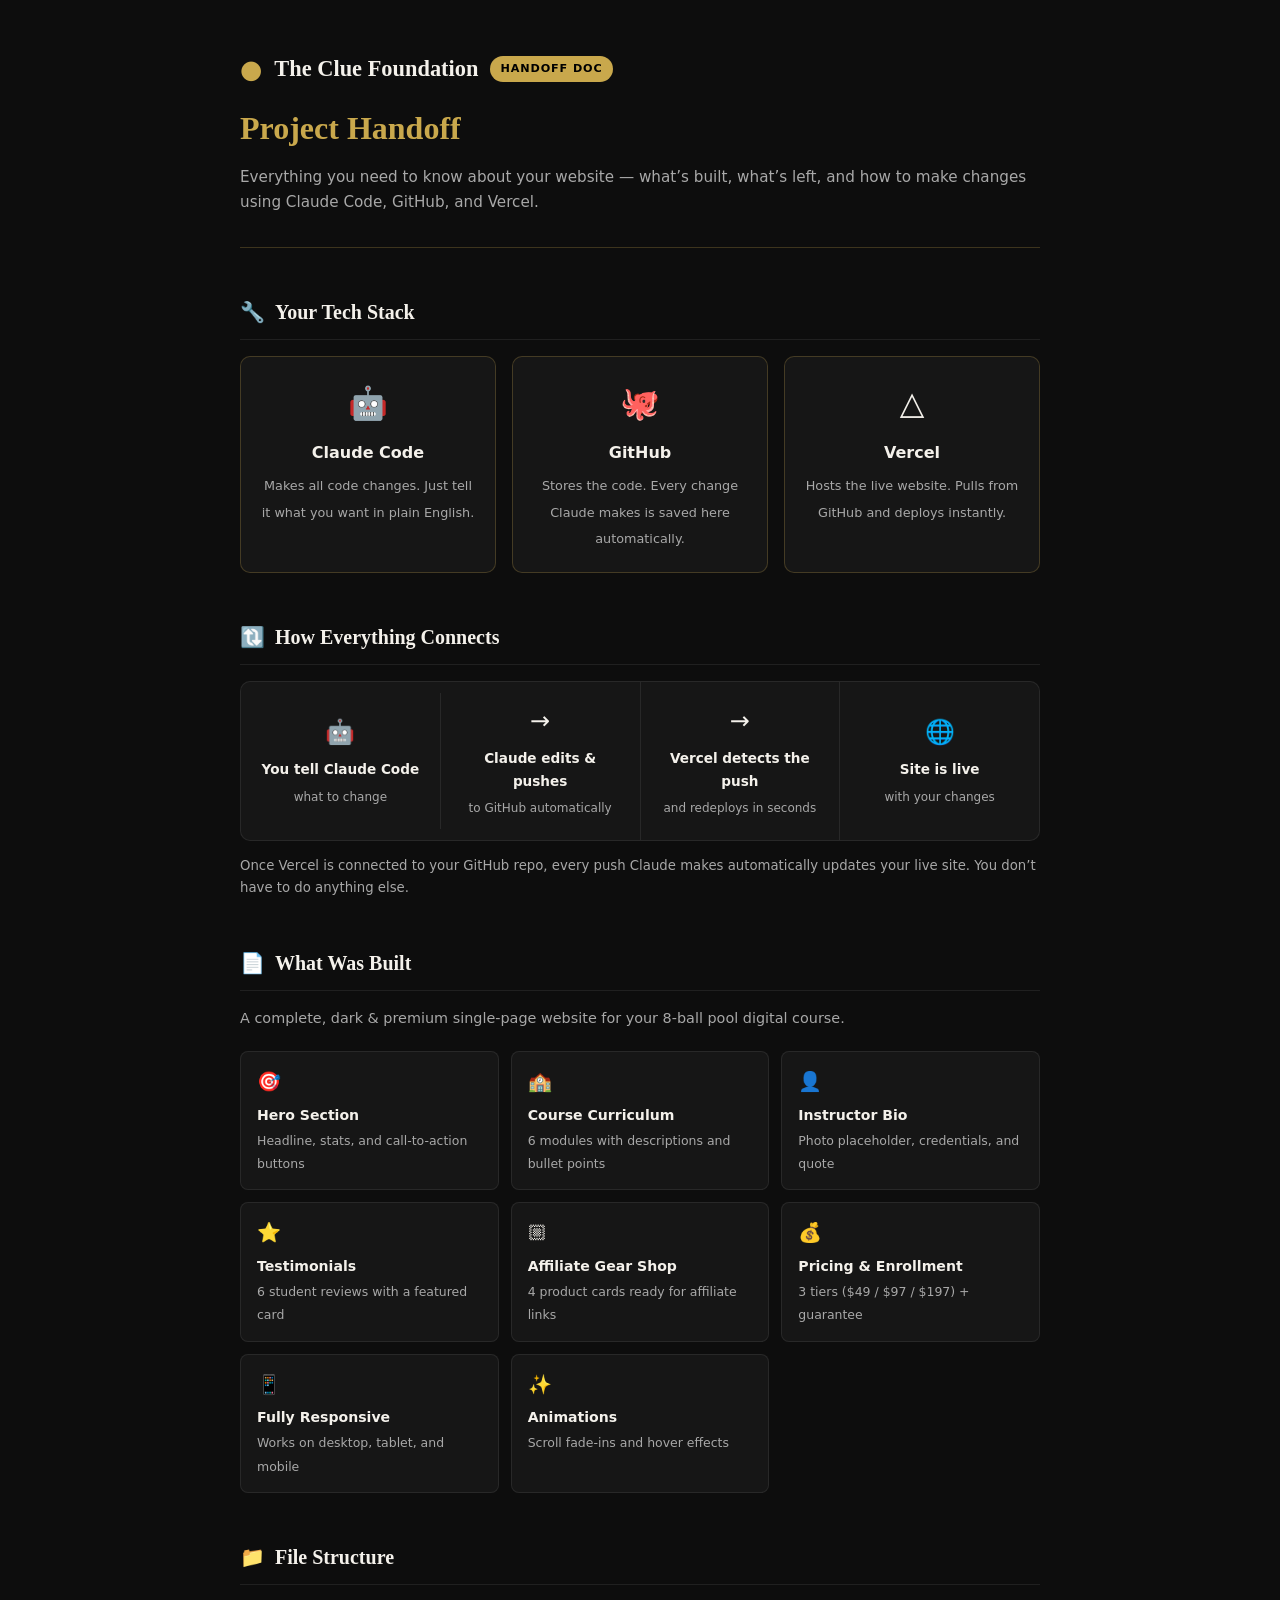
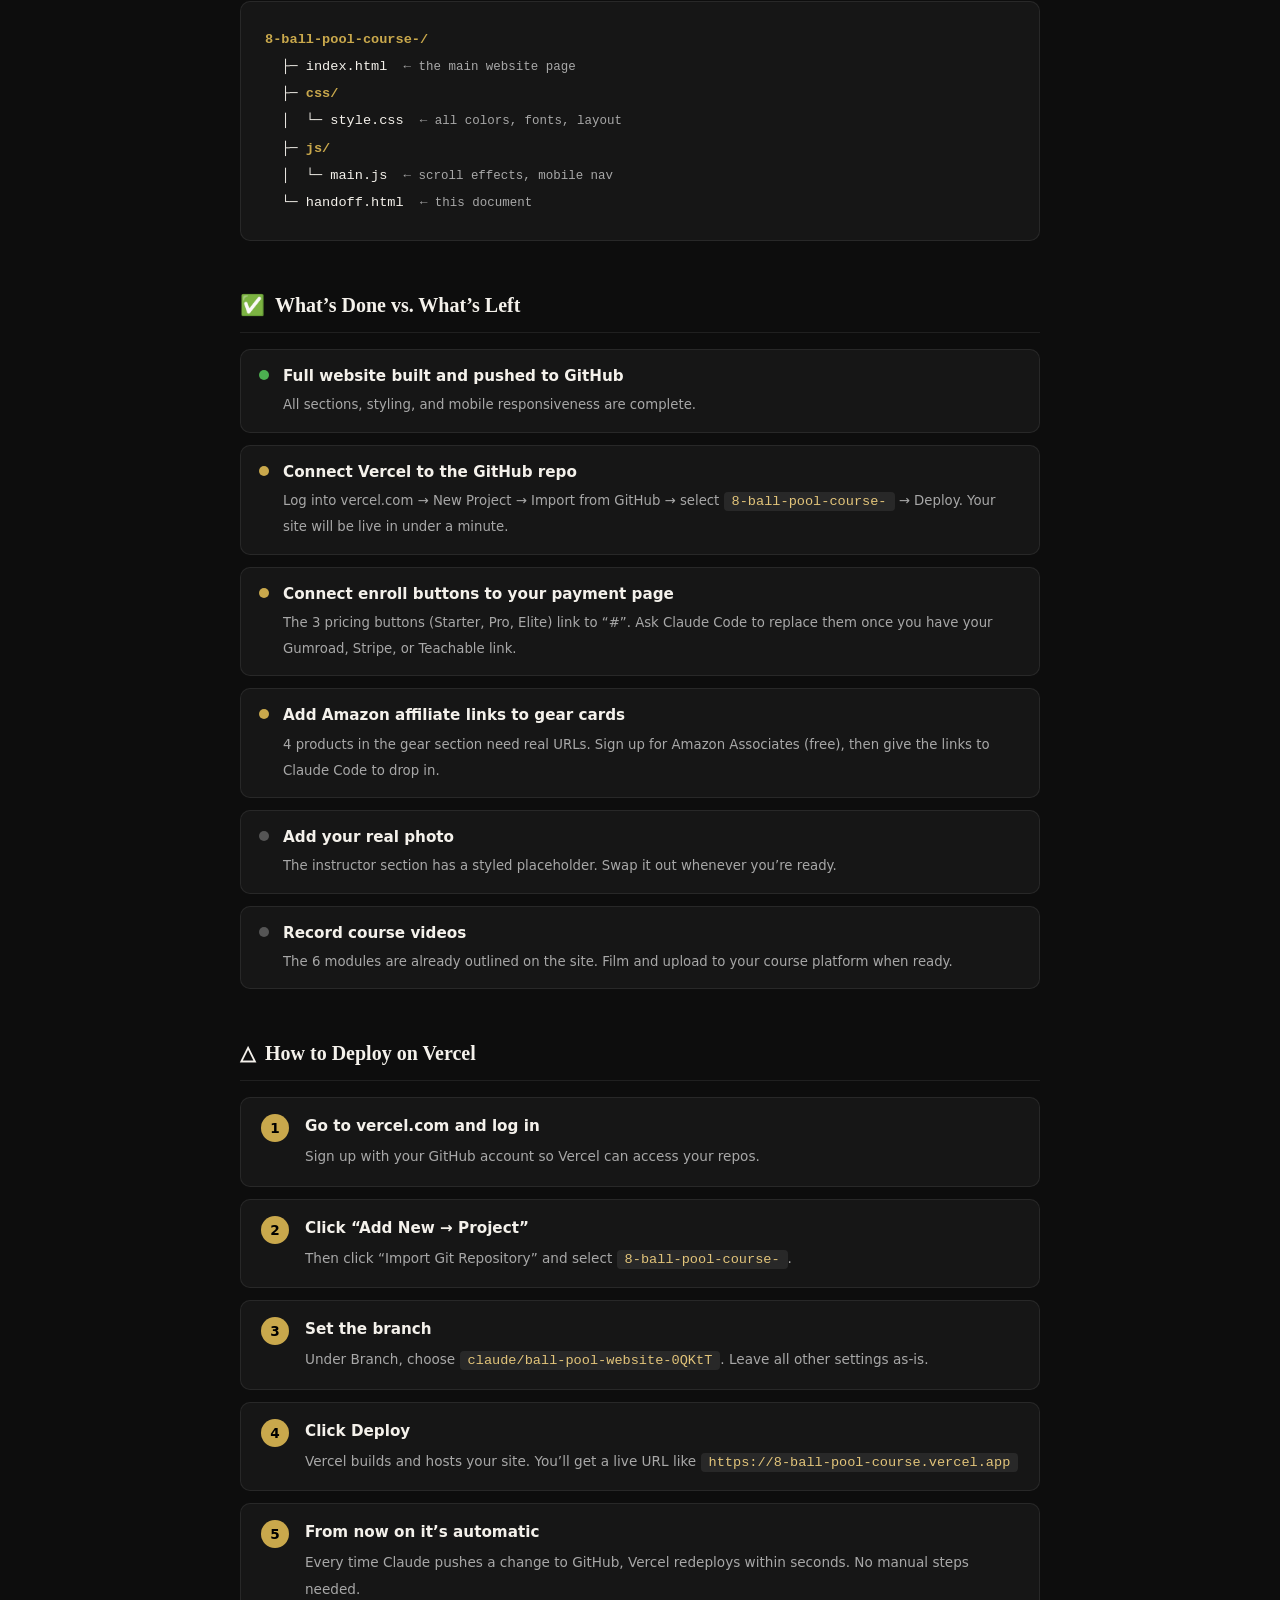
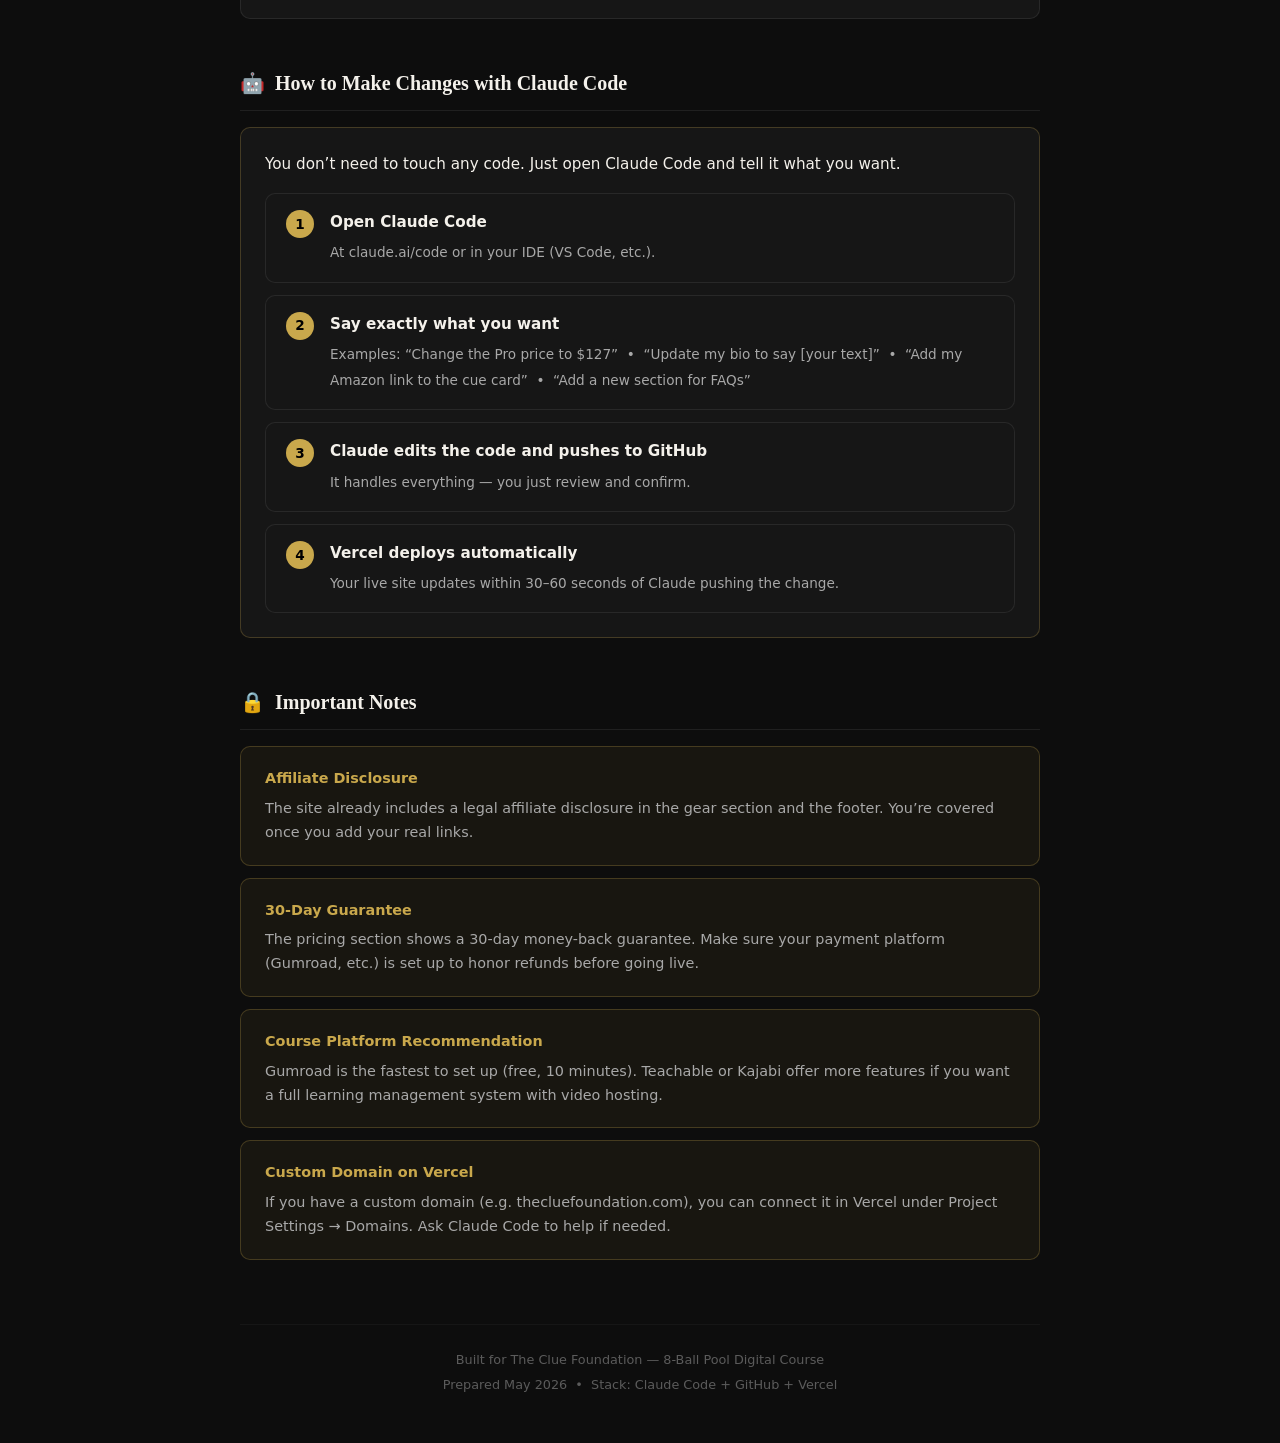
<file: handoff.html>
<!DOCTYPE html>
<html lang="en">
<head>
  <meta charset="UTF-8" />
  <meta name="viewport" content="width=device-width, initial-scale=1.0" />
  <title>Project Handoff — The Clue Foundation</title>
  <style>
    *, *::before, *::after { box-sizing: border-box; margin: 0; padding: 0; }

    :root {
      --bg: #0d0d0d;
      --bg-card: #161616;
      --gold: #c9a84c;
      --gold-light: #e2c47a;
      --white: #f4f1eb;
      --muted: #a8a8a8;
      --border: rgba(201,168,76,0.25);
      --border-subtle: rgba(255,255,255,0.08);
      --radius: 10px;
      --font-serif: 'Georgia', serif;
      --font-sans: system-ui, -apple-system, sans-serif;
    }

    body {
      background: var(--bg);
      color: var(--white);
      font-family: var(--font-sans);
      font-size: 16px;
      line-height: 1.65;
      padding: 48px 24px;
      -webkit-font-smoothing: antialiased;
    }

    .page { max-width: 800px; margin: 0 auto; }

    .header {
      border-bottom: 1px solid var(--border);
      padding-bottom: 32px;
      margin-bottom: 48px;
    }
    .header-top { display: flex; align-items: center; gap: 12px; margin-bottom: 12px; }
    .logo-ball { font-size: 1.6rem; color: var(--gold); }
    .brand { font-family: var(--font-serif); font-size: 1.4rem; font-weight: 700; }
    .badge {
      background: var(--gold); color: #000; font-size: 0.7rem; font-weight: 700;
      padding: 4px 10px; border-radius: 20px; letter-spacing: 0.08em; text-transform: uppercase;
    }
    .header h1 { font-family: var(--font-serif); font-size: 2rem; font-weight: 700; margin-bottom: 10px; color: var(--gold); }
    .header p { color: var(--muted); font-size: 0.95rem; }

    .section { margin-bottom: 48px; }
    .section-title {
      font-family: var(--font-serif); font-size: 1.25rem; font-weight: 700; color: var(--white);
      margin-bottom: 16px; padding-bottom: 10px; border-bottom: 1px solid var(--border-subtle);
      display: flex; align-items: center; gap: 10px;
    }

    .card { background: var(--bg-card); border: 1px solid var(--border-subtle); border-radius: var(--radius); padding: 24px; margin-bottom: 16px; }
    .card.highlight { border-color: var(--border); }

    .status-list { display: flex; flex-direction: column; gap: 12px; }
    .status-item {
      display: flex; align-items: flex-start; gap: 14px; padding: 14px 18px;
      background: var(--bg-card); border: 1px solid var(--border-subtle); border-radius: var(--radius);
    }
    .status-dot { width: 10px; height: 10px; border-radius: 50%; flex-shrink: 0; margin-top: 6px; }
    .done  { background: #4caf50; }
    .todo  { background: var(--gold); }
    .later { background: #555; }
    .status-text strong { display: block; font-size: 0.95rem; margin-bottom: 2px; }
    .status-text span   { font-size: 0.83rem; color: var(--muted); }

    .file-tree {
      font-family: 'Courier New', monospace; font-size: 0.85rem;
      background: var(--bg-card); border: 1px solid var(--border-subtle);
      border-radius: var(--radius); padding: 24px; line-height: 2;
    }
    .file-tree .folder { color: var(--gold); font-weight: 700; }
    .file-tree .file   { color: var(--white); }
    .file-tree .note   { color: var(--muted); font-size: 0.78rem; margin-left: 8px; }

    .steps { display: flex; flex-direction: column; gap: 12px; }
    .step {
      display: flex; gap: 16px; align-items: flex-start; padding: 16px 20px;
      background: var(--bg-card); border: 1px solid var(--border-subtle); border-radius: var(--radius);
    }
    .step-num {
      width: 28px; height: 28px; border-radius: 50%; background: var(--gold); color: #000;
      font-weight: 700; font-size: 0.85rem; display: flex; align-items: center;
      justify-content: center; flex-shrink: 0;
    }
    .step-body strong { display: block; margin-bottom: 4px; font-size: 0.95rem; }
    .step-body span   { font-size: 0.85rem; color: var(--muted); }

    .tools-grid { display: grid; grid-template-columns: repeat(3, 1fr); gap: 16px; }
    .tool-card {
      background: var(--bg-card); border: 1px solid var(--border-subtle);
      border-radius: var(--radius); padding: 20px; text-align: center;
    }
    .tool-card.highlight { border-color: var(--border); }
    .tool-icon { font-size: 2rem; margin-bottom: 10px; }
    .tool-card strong { display: block; margin-bottom: 6px; font-size: 1rem; }
    .tool-card span { font-size: 0.8rem; color: var(--muted); }

    .sections-grid { display: grid; grid-template-columns: repeat(auto-fill, minmax(220px, 1fr)); gap: 12px; }
    .section-chip {
      background: var(--bg-card); border: 1px solid var(--border-subtle);
      border-radius: 8px; padding: 14px 16px; font-size: 0.88rem;
    }
    .section-chip .chip-icon { font-size: 1.2rem; margin-bottom: 6px; }
    .section-chip strong { display: block; margin-bottom: 2px; }
    .section-chip span { font-size: 0.78rem; color: var(--muted); }

    .info-box {
      background: rgba(201,168,76,0.06); border: 1px solid var(--border);
      border-radius: var(--radius); padding: 20px 24px; font-size: 0.9rem; color: var(--muted);
    }
    .info-box strong { color: var(--gold); display: block; margin-bottom: 6px; }

    .flow {
      display: flex; align-items: center; gap: 0; flex-wrap: wrap;
      background: var(--bg-card); border: 1px solid var(--border-subtle);
      border-radius: var(--radius); overflow: hidden;
    }
    .flow-step {
      flex: 1; padding: 20px 16px; text-align: center; min-width: 140px;
      border-right: 1px solid var(--border-subtle);
    }
    .flow-step:last-child { border-right: none; }
    .flow-step .f-icon { font-size: 1.5rem; margin-bottom: 6px; }
    .flow-step strong { display: block; font-size: 0.85rem; margin-bottom: 2px; }
    .flow-step span { font-size: 0.75rem; color: var(--muted); }

    code {
      background: rgba(255,255,255,0.08); padding: 2px 8px; border-radius: 4px;
      font-size: 0.85rem; font-family: 'Courier New', monospace; color: var(--gold-light);
    }

    .footer {
      margin-top: 64px; padding-top: 24px; border-top: 1px solid var(--border-subtle);
      text-align: center; font-size: 0.8rem; color: var(--muted); opacity: 0.5;
    }

    @media (max-width: 600px) {
      .tools-grid { grid-template-columns: 1fr; }
      .flow { flex-direction: column; }
      .flow-step { border-right: none; border-bottom: 1px solid var(--border-subtle); }
      .flow-step:last-child { border-bottom: none; }
    }
  </style>
</head>
<body>
<div class="page">

  <!-- Header -->
  <div class="header">
    <div class="header-top">
      <span class="logo-ball">&#9679;</span>
      <span class="brand">The Clue Foundation</span>
      <span class="badge">Handoff Doc</span>
    </div>
    <h1>Project Handoff</h1>
    <p>Everything you need to know about your website &mdash; what&rsquo;s built, what&rsquo;s left, and how to make changes using Claude Code, GitHub, and Vercel.</p>
  </div>

  <!-- Your Stack -->
  <div class="section">
    <div class="section-title"><span>&#128295;</span> Your Tech Stack</div>
    <div class="tools-grid">
      <div class="tool-card highlight">
        <div class="tool-icon">&#129302;</div>
        <strong>Claude Code</strong>
        <span>Makes all code changes. Just tell it what you want in plain English.</span>
      </div>
      <div class="tool-card highlight">
        <div class="tool-icon">&#128025;</div>
        <strong>GitHub</strong>
        <span>Stores the code. Every change Claude makes is saved here automatically.</span>
      </div>
      <div class="tool-card highlight">
        <div class="tool-icon">&#9651;</div>
        <strong>Vercel</strong>
        <span>Hosts the live website. Pulls from GitHub and deploys instantly.</span>
      </div>
    </div>
  </div>

  <!-- How they connect -->
  <div class="section">
    <div class="section-title"><span>&#128259;</span> How Everything Connects</div>
    <div class="flow">
      <div class="flow-step">
        <div class="f-icon">&#129302;</div>
        <strong>You tell Claude Code</strong>
        <span>what to change</span>
      </div>
      <div class="flow-step">
        <div class="f-icon">&#8594;</div>
        <strong>Claude edits &amp; pushes</strong>
        <span>to GitHub automatically</span>
      </div>
      <div class="flow-step">
        <div class="f-icon">&#8594;</div>
        <strong>Vercel detects the push</strong>
        <span>and redeploys in seconds</span>
      </div>
      <div class="flow-step">
        <div class="f-icon">&#127760;</div>
        <strong>Site is live</strong>
        <span>with your changes</span>
      </div>
    </div>
    <p style="margin-top:14px; font-size:0.83rem; color:var(--muted);">Once Vercel is connected to your GitHub repo, every push Claude makes automatically updates your live site. You don&rsquo;t have to do anything else.</p>
  </div>

  <!-- What was built -->
  <div class="section">
    <div class="section-title"><span>&#128196;</span> What Was Built</div>
    <p style="color:var(--muted); font-size:0.9rem; margin-bottom:20px;">A complete, dark &amp; premium single-page website for your 8-ball pool digital course.</p>
    <div class="sections-grid">
      <div class="section-chip"><div class="chip-icon">&#127919;</div><strong>Hero Section</strong><span>Headline, stats, and call-to-action buttons</span></div>
      <div class="section-chip"><div class="chip-icon">&#127979;</div><strong>Course Curriculum</strong><span>6 modules with descriptions and bullet points</span></div>
      <div class="section-chip"><div class="chip-icon">&#128100;</div><strong>Instructor Bio</strong><span>Photo placeholder, credentials, and quote</span></div>
      <div class="section-chip"><div class="chip-icon">&#11088;</div><strong>Testimonials</strong><span>6 student reviews with a featured card</span></div>
      <div class="section-chip"><div class="chip-icon">&#127996;</div><strong>Affiliate Gear Shop</strong><span>4 product cards ready for affiliate links</span></div>
      <div class="section-chip"><div class="chip-icon">&#128176;</div><strong>Pricing &amp; Enrollment</strong><span>3 tiers ($49 / $97 / $197) + guarantee</span></div>
      <div class="section-chip"><div class="chip-icon">&#128241;</div><strong>Fully Responsive</strong><span>Works on desktop, tablet, and mobile</span></div>
      <div class="section-chip"><div class="chip-icon">&#10024;</div><strong>Animations</strong><span>Scroll fade-ins and hover effects</span></div>
    </div>
  </div>

  <!-- File structure -->
  <div class="section">
    <div class="section-title"><span>&#128193;</span> File Structure</div>
    <div class="file-tree">
      <div><span class="folder">8-ball-pool-course-/</span></div>
      <div>&nbsp;&nbsp;&#9500;&#9472; <span class="file">index.html</span> <span class="note">&larr; the main website page</span></div>
      <div>&nbsp;&nbsp;&#9500;&#9472; <span class="folder">css/</span></div>
      <div>&nbsp;&nbsp;&#9474;&nbsp;&nbsp;&#9492;&#9472; <span class="file">style.css</span> <span class="note">&larr; all colors, fonts, layout</span></div>
      <div>&nbsp;&nbsp;&#9500;&#9472; <span class="folder">js/</span></div>
      <div>&nbsp;&nbsp;&#9474;&nbsp;&nbsp;&#9492;&#9472; <span class="file">main.js</span> <span class="note">&larr; scroll effects, mobile nav</span></div>
      <div>&nbsp;&nbsp;&#9492;&#9472; <span class="file">handoff.html</span> <span class="note">&larr; this document</span></div>
    </div>
  </div>

  <!-- Status -->
  <div class="section">
    <div class="section-title"><span>&#9989;</span> What&rsquo;s Done vs. What&rsquo;s Left</div>
    <div class="status-list">
      <div class="status-item"><div class="status-dot done"></div><div class="status-text"><strong>Full website built and pushed to GitHub</strong><span>All sections, styling, and mobile responsiveness are complete.</span></div></div>
      <div class="status-item"><div class="status-dot todo"></div><div class="status-text"><strong>Connect Vercel to the GitHub repo</strong><span>Log into vercel.com &rarr; New Project &rarr; Import from GitHub &rarr; select <code>8-ball-pool-course-</code> &rarr; Deploy. Your site will be live in under a minute.</span></div></div>
      <div class="status-item"><div class="status-dot todo"></div><div class="status-text"><strong>Connect enroll buttons to your payment page</strong><span>The 3 pricing buttons (Starter, Pro, Elite) link to &ldquo;#&rdquo;. Ask Claude Code to replace them once you have your Gumroad, Stripe, or Teachable link.</span></div></div>
      <div class="status-item"><div class="status-dot todo"></div><div class="status-text"><strong>Add Amazon affiliate links to gear cards</strong><span>4 products in the gear section need real URLs. Sign up for Amazon Associates (free), then give the links to Claude Code to drop in.</span></div></div>
      <div class="status-item"><div class="status-dot later"></div><div class="status-text"><strong>Add your real photo</strong><span>The instructor section has a styled placeholder. Swap it out whenever you&rsquo;re ready.</span></div></div>
      <div class="status-item"><div class="status-dot later"></div><div class="status-text"><strong>Record course videos</strong><span>The 6 modules are already outlined on the site. Film and upload to your course platform when ready.</span></div></div>
    </div>
  </div>

  <!-- Deploy to Vercel -->
  <div class="section">
    <div class="section-title"><span>&#9651;</span> How to Deploy on Vercel</div>
    <div class="steps">
      <div class="step"><div class="step-num">1</div><div class="step-body"><strong>Go to vercel.com and log in</strong><span>Sign up with your GitHub account so Vercel can access your repos.</span></div></div>
      <div class="step"><div class="step-num">2</div><div class="step-body"><strong>Click &ldquo;Add New &rarr; Project&rdquo;</strong><span>Then click &ldquo;Import Git Repository&rdquo; and select <code>8-ball-pool-course-</code>.</span></div></div>
      <div class="step"><div class="step-num">3</div><div class="step-body"><strong>Set the branch</strong><span>Under Branch, choose <code>claude/ball-pool-website-0QKtT</code>. Leave all other settings as-is.</span></div></div>
      <div class="step"><div class="step-num">4</div><div class="step-body"><strong>Click Deploy</strong><span>Vercel builds and hosts your site. You&rsquo;ll get a live URL like <code>https://8-ball-pool-course.vercel.app</code></span></div></div>
      <div class="step"><div class="step-num">5</div><div class="step-body"><strong>From now on it&rsquo;s automatic</strong><span>Every time Claude pushes a change to GitHub, Vercel redeploys within seconds. No manual steps needed.</span></div></div>
    </div>
  </div>

  <!-- How to request changes -->
  <div class="section">
    <div class="section-title"><span>&#129302;</span> How to Make Changes with Claude Code</div>
    <div class="card highlight">
      <p style="margin-bottom:16px; font-size:0.95rem;">You don&rsquo;t need to touch any code. Just open Claude Code and tell it what you want.</p>
      <div class="steps">
        <div class="step"><div class="step-num">1</div><div class="step-body"><strong>Open Claude Code</strong><span>At claude.ai/code or in your IDE (VS Code, etc.).</span></div></div>
        <div class="step"><div class="step-num">2</div><div class="step-body"><strong>Say exactly what you want</strong><span>Examples: &ldquo;Change the Pro price to $127&rdquo; &nbsp;&bull;&nbsp; &ldquo;Update my bio to say [your text]&rdquo; &nbsp;&bull;&nbsp; &ldquo;Add my Amazon link to the cue card&rdquo; &nbsp;&bull;&nbsp; &ldquo;Add a new section for FAQs&rdquo;</span></div></div>
        <div class="step"><div class="step-num">3</div><div class="step-body"><strong>Claude edits the code and pushes to GitHub</strong><span>It handles everything &mdash; you just review and confirm.</span></div></div>
        <div class="step"><div class="step-num">4</div><div class="step-body"><strong>Vercel deploys automatically</strong><span>Your live site updates within 30&ndash;60 seconds of Claude pushing the change.</span></div></div>
      </div>
    </div>
  </div>

  <!-- Notes -->
  <div class="section">
    <div class="section-title"><span>&#128274;</span> Important Notes</div>
    <div class="info-box"><strong>Affiliate Disclosure</strong>The site already includes a legal affiliate disclosure in the gear section and the footer. You&rsquo;re covered once you add your real links.</div>
    <div class="info-box" style="margin-top:12px;"><strong>30-Day Guarantee</strong>The pricing section shows a 30-day money-back guarantee. Make sure your payment platform (Gumroad, etc.) is set up to honor refunds before going live.</div>
    <div class="info-box" style="margin-top:12px;"><strong>Course Platform Recommendation</strong>Gumroad is the fastest to set up (free, 10 minutes). Teachable or Kajabi offer more features if you want a full learning management system with video hosting.</div>
    <div class="info-box" style="margin-top:12px;"><strong>Custom Domain on Vercel</strong>If you have a custom domain (e.g. thecluefoundation.com), you can connect it in Vercel under Project Settings &rarr; Domains. Ask Claude Code to help if needed.</div>
  </div>

  <div class="footer">
    <p>Built for The Clue Foundation &mdash; 8-Ball Pool Digital Course</p>
    <p style="margin-top:4px;">Prepared May 2026 &nbsp;&bull;&nbsp; Stack: Claude Code + GitHub + Vercel</p>
  </div>

</div>
</body>
</html>
</file>
